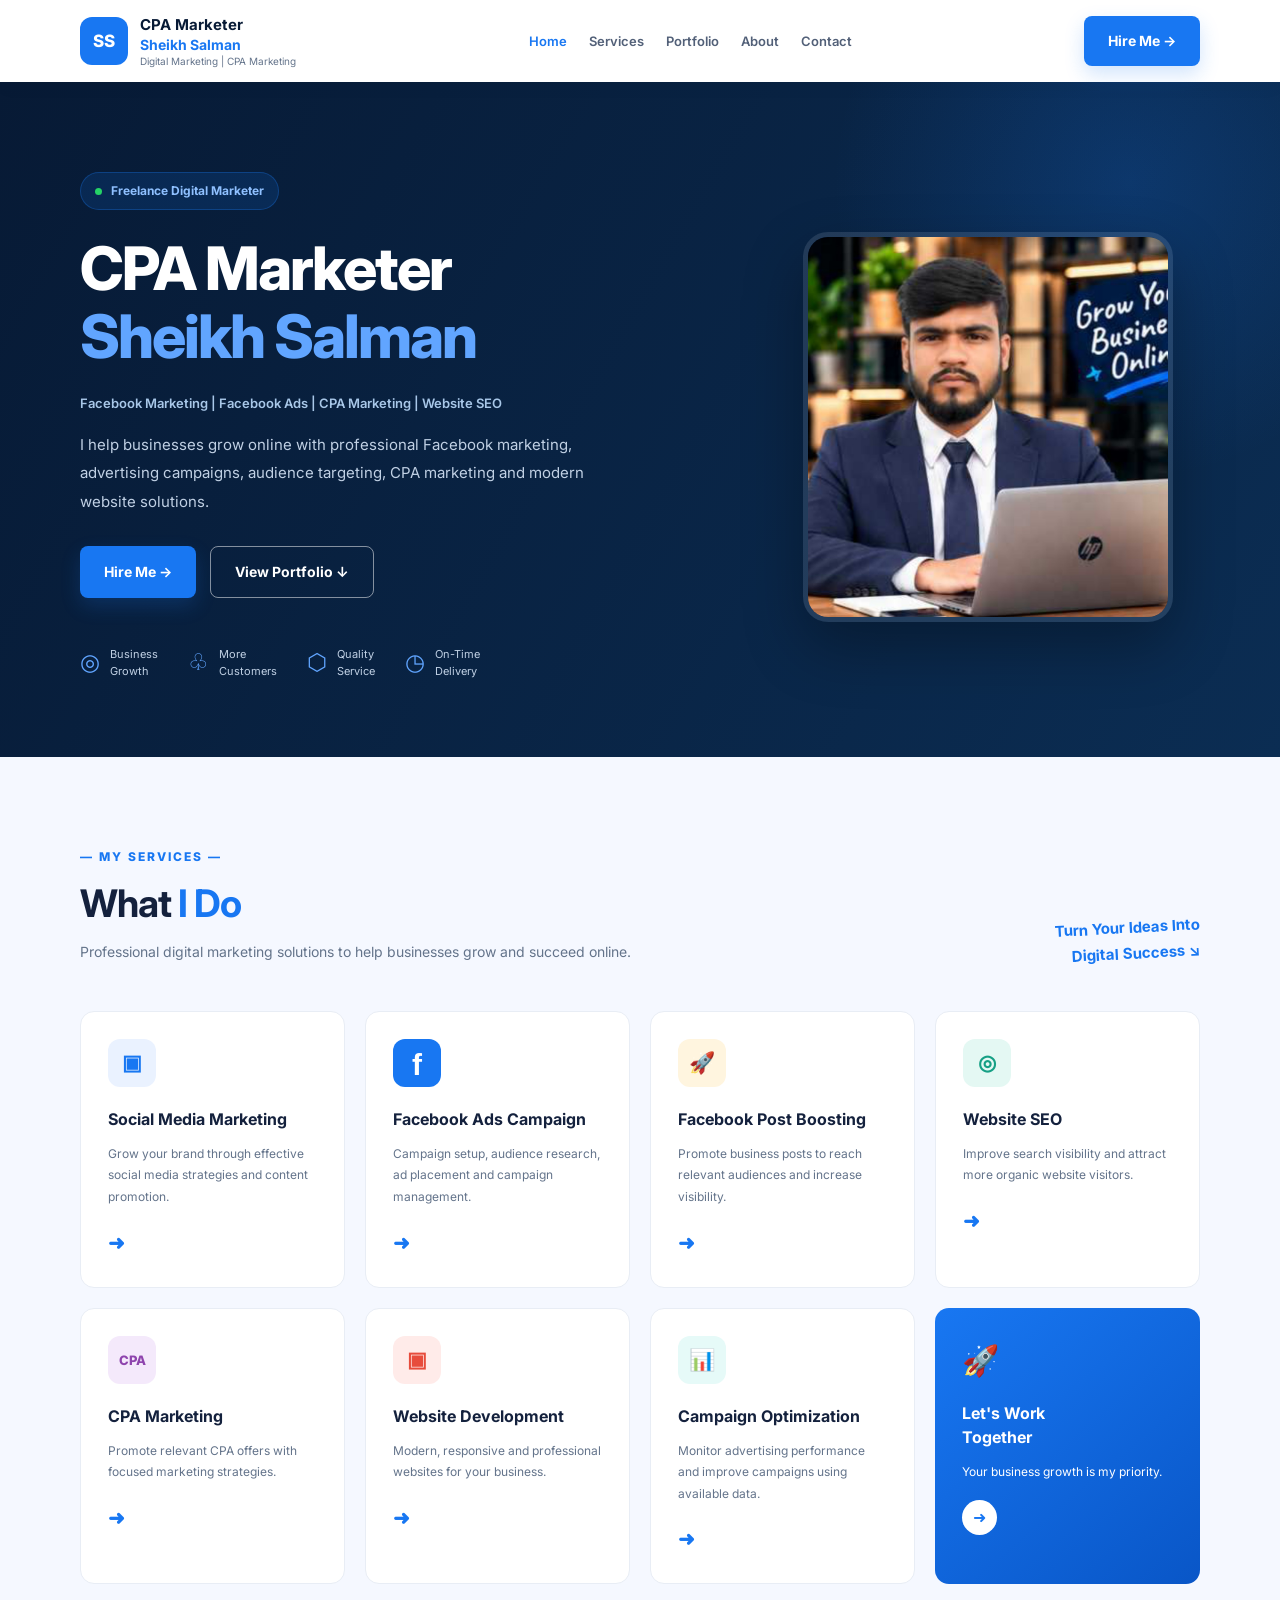
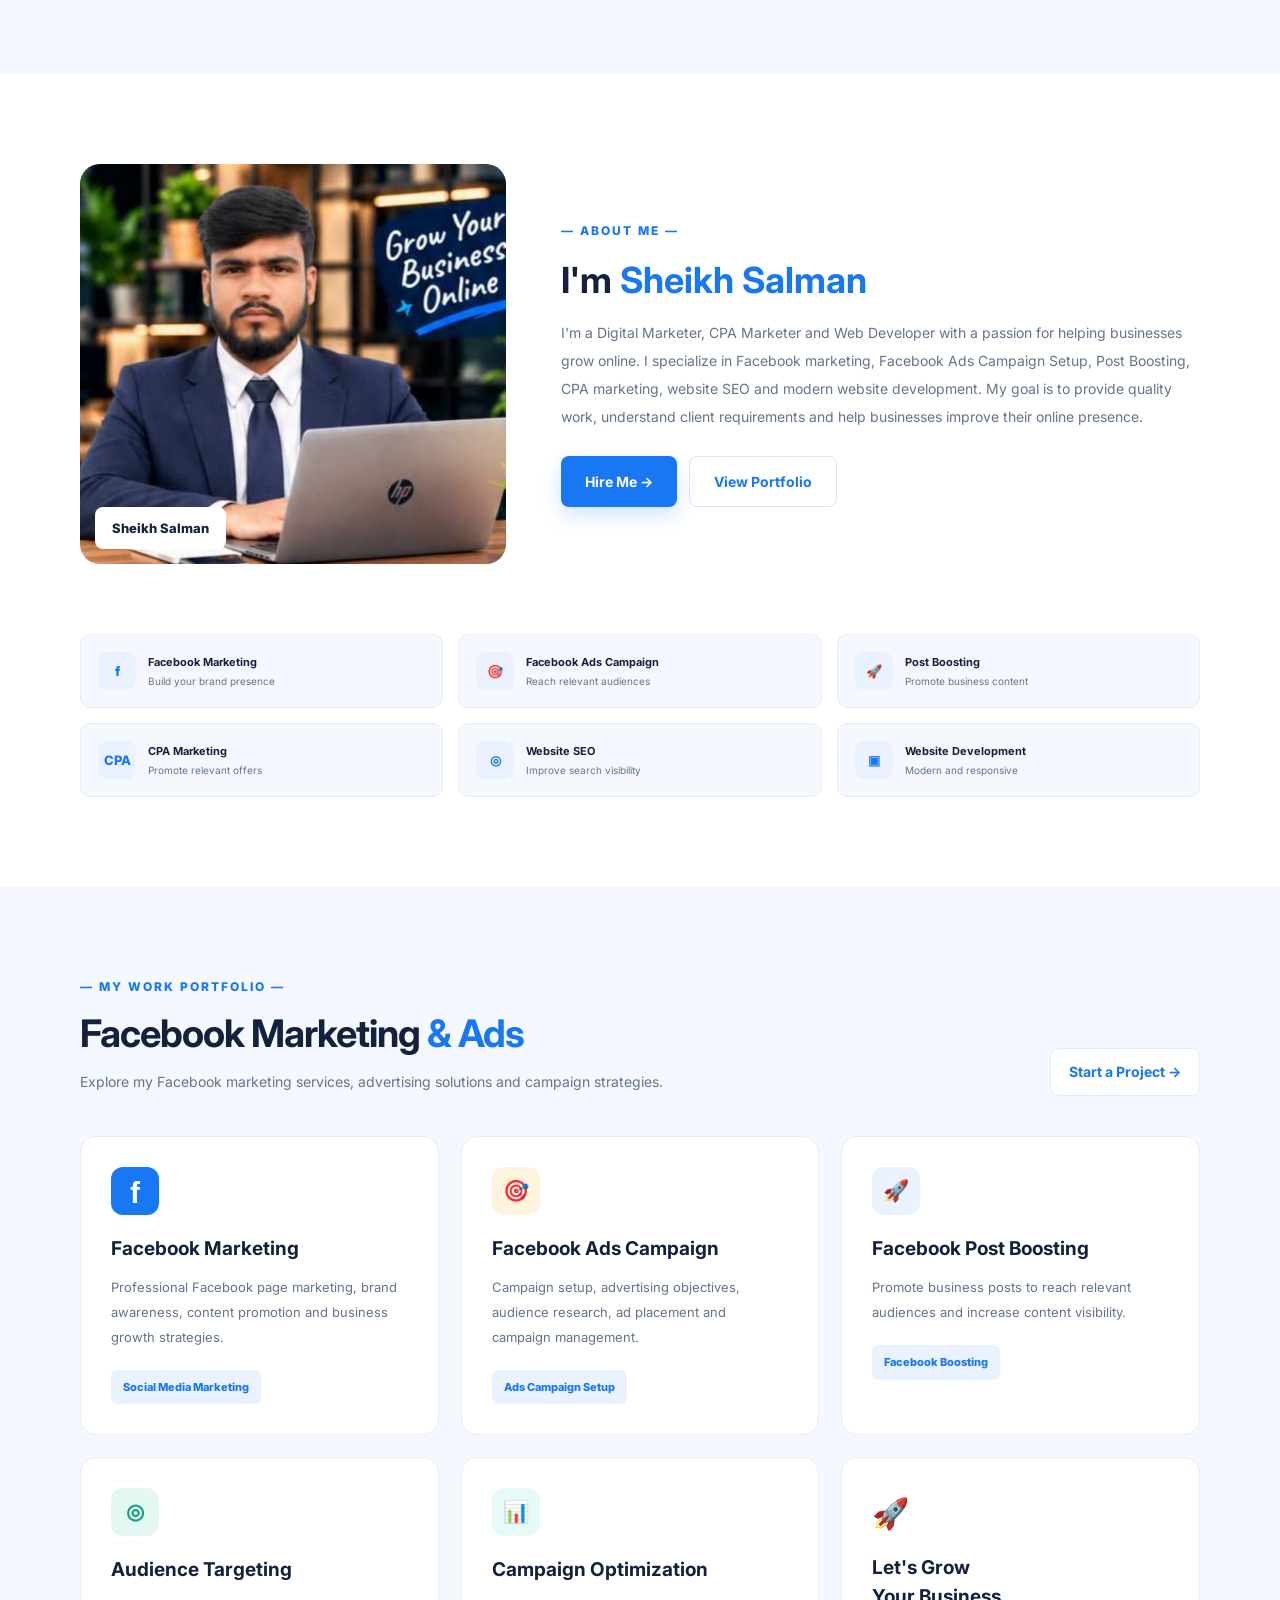
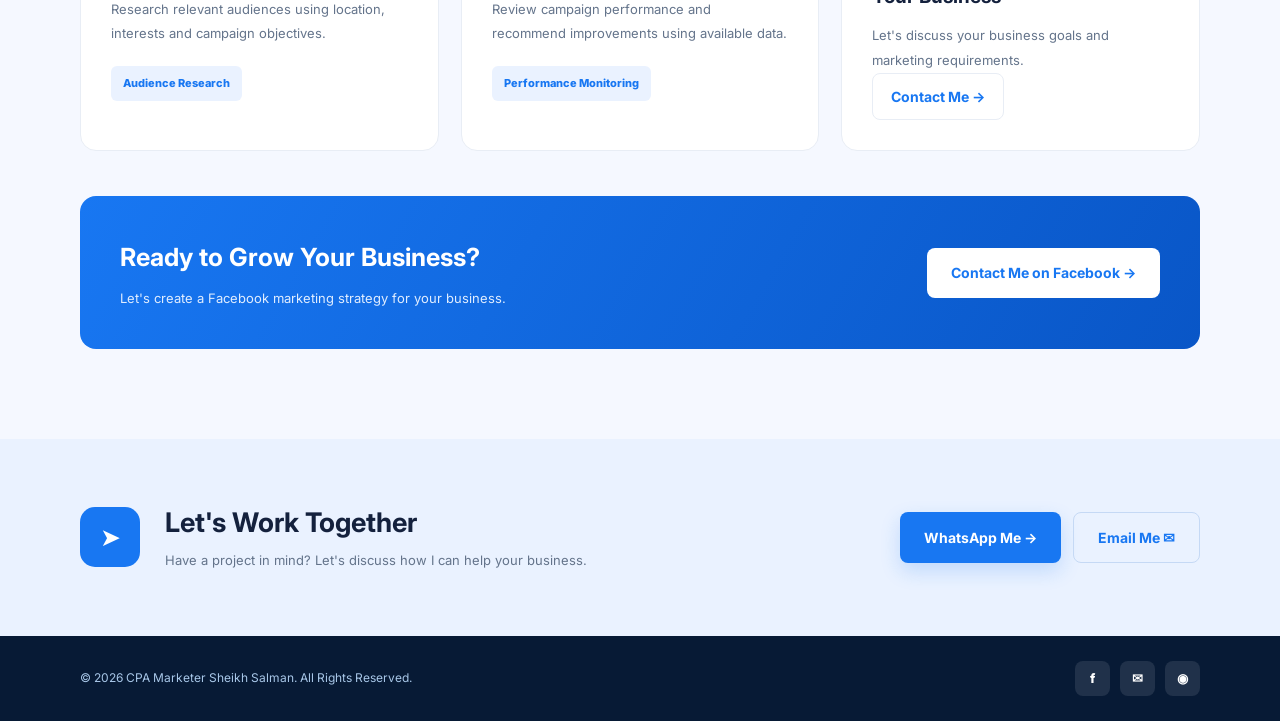
<file: index.html>
<htmlদ lang="en">
<head>
  <meta charset="UTF-8">
  <meta name="viewport" content="width=device-width, initial-scale=1.0">

  <title>CPA Marketer Sheikh Salman | Facebook Marketing & SEO</title>

  <meta name="description" content="CPA Marketer Sheikh Salman provides Facebook Marketing, Facebook Ads Campaign Setup, Post Boosting, Website SEO, CPA Marketing and Digital Marketing services.">

  <meta name="keywords" content="CPA Marketer Sheikh Salman, Facebook Marketing Bangladesh, Facebook Ads Specialist, Facebook Ads Campaign, Facebook Post Boosting, CPA Marketing Bangladesh, SEO Freelancer Bangladesh">

  <meta name="author" content="Sheikh Salman">
  <meta name="theme-color" content="#071a35">

  <link rel="canonical" href="https://sheikhsalman58.github.io/">

  <meta property="og:title" content="CPA Marketer Sheikh Salman">
  <meta property="og:description" content="Professional Facebook Marketing, Ads Campaign, Boosting and SEO Services.">
  <meta property="og:url" content="https://sheikhsalman58.github.io/">
  <meta property="og:type" content="website">
  <meta property="og:image" content="https://sheikhsalman58.github.io/about-portrait.jpg">

  <link rel="preconnect" href="https://fonts.googleapis.com">
  <link rel="preconnect" href="https://fonts.gstatic.com" crossorigin>

  <link href="https://fonts.googleapis.com/css2?family=Inter:wght@400;500;600;700;800&display=swap" rel="stylesheet">

  <style>
    /* =========================
       GLOBAL STYLES
    ========================= */

    :root {
      --primary: #1877f2;
      --primary-dark: #0956c7;
      --dark: #071a35;
      --heading: #14213d;
      --text: #64748b;
      --light: #f5f8ff;
      --white: #ffffff;
      --border: #e8edf5;
      --green: #25d366;
    }

    * {
      margin: 0;
      padding: 0;
      box-sizing: border-box;
    }

    html {
      scroll-behavior: smooth;
      scroll-padding-top: 90px;
    }

    body {
      font-family: 'Inter', Arial, sans-serif;
      color: var(--heading);
      background: var(--white);
      line-height: 1.7;
      overflow-x: hidden;
    }

    img {
      max-width: 100%;
      height: auto;
    }

    a {
      text-decoration: none;
      color: inherit;
    }

    button {
      font-family: inherit;
    }

    .container {
      width: min(1120px, calc(100% - 40px));
      margin: auto;
    }

    .section-light {
      background: var(--light);
    }

    .section-kicker {
      color: var(--primary);
      font-size: 12px;
      font-weight: 800;
      letter-spacing: 2px;
    }

    /* =========================
       BUTTONS
    ========================= */

    .button {
      display: inline-flex;
      align-items: center;
      justify-content: center;
      gap: 9px;
      padding: 13px 24px;
      border-radius: 8px;
      font-size: 14px;
      font-weight: 700;
      transition: 0.25s;
      cursor: pointer;
    }

    .button-primary {
      background: var(--primary);
      color: white;
      box-shadow: 0 8px 20px rgba(24,119,242,0.2);
    }

    .button-primary:hover {
      background: var(--primary-dark);
      transform: translateY(-3px);
    }

    .button-outline {
      border: 1px solid rgba(255,255,255,0.5);
      color: white;
    }

    .button-outline:hover {
      background: white;
      color: var(--primary);
    }

    .button-small {
      background: white;
      color: var(--primary);
      border: 1px solid var(--border);
      padding: 11px 18px;
    }

    .button-small:hover {
      background: var(--primary);
      color: white;
    }

    /* =========================
       HEADER
    ========================= */

    .site-header {
      background: white;
      position: sticky;
      top: 0;
      z-index: 1000;
      box-shadow: 0 3px 20px rgba(0,0,0,0.04);
    }

    .nav-wrap {
      min-height: 82px;
      display: flex;
      align-items: center;
      justify-content: space-between;
      gap: 25px;
    }

    .brand {
      display: flex;
      align-items: center;
      gap: 12px;
      flex-shrink: 0;
    }

    .brand-mark {
      width: 48px;
      height: 48px;
      display: grid;
      place-items: center;
      background: var(--primary);
      color: white;
      border-radius: 12px;
      font-size: 17px;
      font-weight: 800;
    }

    .brand-copy {
      display: flex;
      flex-direction: column;
      line-height: 1.4;
    }

    .brand-copy strong {
      font-size: 15px;
      color: var(--dark);
    }

    .brand-copy b {
      font-size: 14px;
      color: var(--primary);
    }

    .brand-copy small {
      font-size: 10px;
      color: var(--text);
    }

    .main-nav {
      display: flex;
      align-items: center;
      gap: 22px;
    }

    .main-nav a {
      font-size: 13px;
      font-weight: 600;
      color: #526078;
      transition: 0.2s;
    }

    .main-nav a:hover,
    .main-nav a.active {
      color: var(--primary);
    }

    .nav-hire {
      white-space: nowrap;
    }

    .menu-toggle {
      display: none;
      border: none;
      background: transparent;
      font-size: 27px;
      color: var(--dark);
      cursor: pointer;
    }

    /* =========================
       HERO
    ========================= */

    .hero {
      position: relative;
      overflow: hidden;
      background: linear-gradient(120deg, #071a35, #0b2d53);
      color: white;
      padding: 90px 0 75px;
    }

    .hero-bg {
      position: absolute;
      width: 600px;
      height: 600px;
      background: radial-gradient(
        circle,
        rgba(24,119,242,0.2),
        transparent 70%
      );
      top: -200px;
      right: -150px;
      pointer-events: none;
    }

    .hero-inner {
      display: grid;
      grid-template-columns: 1.2fr 0.8fr;
      align-items: center;
      gap: 60px;
      position: relative;
      z-index: 1;
    }

    .eyebrow {
      display: inline-flex;
      align-items: center;
      gap: 9px;
      background: rgba(24,119,242,0.15);
      color: #8fc0ff;
      border: 1px solid rgba(24,119,242,0.3);
      padding: 8px 14px;
      border-radius: 30px;
      font-size: 12px;
      font-weight: 700;
      margin-bottom: 25px;
    }

    .eyebrow i {
      width: 7px;
      height: 7px;
      background: #25d366;
      border-radius: 50%;
    }

    .hero h1 {
      font-size: clamp(38px, 5vw, 60px);
      line-height: 1.12;
      font-weight: 800;
      letter-spacing: -2px;
    }

    .hero h1 span {
      color: #61a5ff;
    }

    .hero-specialties {
      color: #a8c7e8;
      margin-top: 22px;
      font-size: 13px;
      font-weight: 600;
    }

    .hero-description {
      color: #c0d0e4;
      margin-top: 17px;
      max-width: 560px;
      font-size: 15px;
      line-height: 1.9;
    }

    .hero-actions {
      display: flex;
      flex-wrap: wrap;
      gap: 14px;
      margin-top: 30px;
    }

    .benefits {
      display: flex;
      gap: 30px;
      margin-top: 45px;
      flex-wrap: wrap;
    }

    .benefits div {
      display: flex;
      align-items: center;
      gap: 10px;
    }

    .benefits span {
      color: #61a5ff;
      font-size: 23px;
    }

    .benefits p {
      color: #c0d0e4;
      font-size: 11px;
      line-height: 1.5;
    }

    .hero-person {
      position: relative;
      min-height: 390px;
      display: flex;
      align-items: center;
      justify-content: center;
    }

    .hero-person img {
      width: 100%;
      max-width: 370px;
      height: 390px;
      object-fit: cover;
      object-position: center top;
      border-radius: 25px;
      border: 5px solid rgba(255,255,255,0.1);
      box-shadow: 0 25px 60px rgba(0,0,0,0.3);
    }

    .hero-placeholder {
      width: 100%;
      max-width: 370px;
      min-height: 350px;
      border: 1px dashed rgba(255,255,255,0.3);
      border-radius: 25px;
      display: grid;
      place-items: center;
      color: #a8c7e8;
      text-align: center;
      padding: 30px;
    }

    /* =========================
       SERVICES
    ========================= */

    .services {
      padding: 90px 0;
    }

    .section-heading {
      display: flex;
      justify-content: space-between;
      align-items: end;
      gap: 30px;
      margin-bottom: 45px;
    }

    .section-heading h2,
    .portfolio-heading h2 {
      font-size: 38px;
      line-height: 1.2;
      margin: 13px 0;
      color: var(--heading);
      letter-spacing: -1px;
    }

    .section-heading h2 span,
    .portfolio-heading h2 span {
      color: var(--primary);
    }

    .section-heading p,
    .portfolio-heading p {
      color: var(--text);
      font-size: 14px;
      line-height: 1.9;
    }

    .hand-note {
      color: var(--primary);
      font-size: 15px;
      font-weight: 700;
      transform: rotate(-3deg);
      text-align: right;
    }

    .hand-note span {
      font-size: 28px;
    }

    .service-grid {
      display: grid;
      grid-template-columns: repeat(4, 1fr);
      gap: 20px;
    }

    .service-card {
      position: relative;
      background: white;
      padding: 27px;
      border-radius: 14px;
      border: 1px solid var(--border);
      transition: 0.3s;
      min-width: 0;
    }

    .service-card:hover {
      transform: translateY(-7px);
      border-color: #b6d3ff;
      box-shadow: 0 15px 35px rgba(24,119,242,0.09);
    }

    .service-icon {
      display: grid;
      place-items: center;
      width: 48px;
      height: 48px;
      border-radius: 12px;
      margin-bottom: 20px;
      font-size: 21px;
      font-weight: 800;
    }

    .social {
      color: #1877f2;
      background: #eaf2ff;
    }

    .facebook {
      color: white;
      background: #1877f2;
      font-family: Arial, sans-serif;
      font-size: 30px;
    }

    .seo {
      color: #16a085;
      background: #e4f8f3;
    }

    .ads {
      color: #f39c12;
      background: #fff5df;
    }

    .cpa {
      color: #8e44ad;
      background: #f4e9fb;
      font-size: 13px;
    }

    .web {
      color: #e74c3c;
      background: #ffebe9;
    }

    .optimize {
      color: #0d9488;
      background: #e6faf8;
    }

    .service-card h3 {
      font-size: 16px;
      line-height: 1.5;
      margin-bottom: 12px;
    }

    .service-card p {
      font-size: 12px;
      line-height: 1.8;
      color: var(--text);
    }

    .service-card > a {
      display: inline-block;
      margin-top: 18px;
      color: var(--primary);
      font-size: 20px;
      font-weight: 800;
    }

    .work-card {
      background: linear-gradient(140deg, #1877f2, #0956c7);
      color: white;
      border: none;
    }

    .work-card h3,
    .work-card p {
      color: white;
    }

    .work-card .rocket {
      font-size: 30px;
      display: block;
      margin-bottom: 15px;
    }

    .round-arrow {
      display: grid;
      place-items: center;
      width: 35px;
      height: 35px;
      background: white;
      color: var(--primary);
      border-radius: 50%;
      margin-top: 18px;
    }

    /* =========================
       ABOUT
    ========================= */

    .about {
      padding: 90px 0;
      background: white;
    }

    .about-layout {
      display: grid;
      grid-template-columns: 0.8fr 1.2fr;
      gap: 55px;
      align-items: center;
    }

    .about-photo {
      position: relative;
      background: #eaf2ff;
      border-radius: 20px;
      overflow: hidden;
      min-height: 400px;
    }

    .about-photo img {
      display: block;
      width: 100%;
      height: 400px;
      object-fit: cover;
      object-position: center top;
    }

    .about-photo span {
      position: absolute;
      bottom: 15px;
      left: 15px;
      background: white;
      color: var(--heading);
      padding: 10px 17px;
      border-radius: 8px;
      font-size: 13px;
      font-weight: 800;
    }

    .about-copy h2 {
      font-size: 36px;
      line-height: 1.3;
      margin: 15px 0;
    }

    .about-copy h2 span {
      color: var(--primary);
    }

    .about-copy > p {
      font-size: 14px;
      color: var(--text);
      line-height: 2;
    }

    .about-actions {
      display: flex;
      flex-wrap: wrap;
      gap: 12px;
      margin-top: 25px;
    }

    .about-actions .button-outline {
      color: var(--primary);
      border-color: #d7e4f7;
    }

    .about-services {
      grid-column: 1 / -1;
      display: grid;
      grid-template-columns: repeat(3, 1fr);
      gap: 15px;
      margin-top: 15px;
    }

    .about-services > div {
      display: flex;
      align-items: center;
      gap: 12px;
      background: var(--light);
      border: 1px solid var(--border);
      border-radius: 10px;
      padding: 17px;
    }

    .mini-icon {
      display: grid;
      place-items: center;
      width: 38px;
      height: 38px;
      flex-shrink: 0;
      border-radius: 9px;
      background: #eaf2ff;
      color: var(--primary);
      font-size: 13px;
      font-weight: 800;
    }

    .about-services p {
      display: flex;
      flex-direction: column;
      line-height: 1.5;
    }

    .about-services b {
      font-size: 11px;
    }

    .about-services small {
      font-size: 10px;
      color: var(--text);
      margin-top: 4px;
    }

    /* =========================
       STATS
    ========================= */

    .stats {
      background: var(--dark);
      color: white;
      padding: 35px 0;
    }

    .stats-grid {
      display: grid;
      grid-template-columns: repeat(4, 1fr);
      gap: 20px;
    }

    .stats-grid > div {
      display: flex;
      align-items: center;
      justify-content: center;
      gap: 15px;
    }

    .stats-grid > div > span {
      font-size: 27px;
      color: #61a5ff;
    }

    .stats-grid p {
      display: flex;
      flex-direction: column;
    }

    .stats-grid b {
      font-size: 24px;
      line-height: 1.3;
    }

    .stats-grid small {
      font-size: 11px;
      color: #a8c7e8;
    }

    /* =========================
       FACEBOOK MARKETING PORTFOLIO
    ========================= */

    .portfolio {
      padding: 90px 0;
    }

    .portfolio-heading {
      display: flex;
      justify-content: space-between;
      align-items: end;
      gap: 30px;
      margin-bottom: 40px;
    }

    .portfolio-grid {
      display: grid;
      grid-template-columns: repeat(3, 1fr);
      gap: 22px;
    }

    .portfolio-card {
      background: white;
      border: 1px solid var(--border);
      padding: 30px;
      border-radius: 16px;
      transition: 0.3s;
      min-width: 0;
    }

    .portfolio-card:hover {
      transform: translateY(-7px);
      border-color: #b6d3ff;
      box-shadow: 0 15px 35px rgba(24,119,242,0.1);
    }

    .portfolio-card h3 {
      font-size: 19px;
      line-height: 1.5;
      margin-bottom: 12px;
      color: var(--heading);
    }

    .portfolio-card p {
      font-size: 13px;
      color: var(--text);
      line-height: 1.9;
    }

    .portfolio-service {
      display: inline-block;
      margin-top: 20px;
      background: #eaf2ff;
      color: var(--primary);
      padding: 8px 12px;
      border-radius: 6px;
      font-size: 11px;
      font-weight: 800;
    }

    .portfolio-cta {
      margin-top: 45px;
      padding: 40px;
      background: linear-gradient(120deg, #1877f2, #0956c7);
      color: white;
      border-radius: 16px;
      display: flex;
      align-items: center;
      justify-content: space-between;
      gap: 25px;
      flex-wrap: wrap;
    }

    .portfolio-cta h3 {
      font-size: 25px;
      margin-bottom: 8px;
    }

    .portfolio-cta p {
      font-size: 13px;
      color: #e0edff;
    }

    .portfolio-cta .button {
      background: white;
      color: var(--primary);
      white-space: nowrap;
    }

    /* =========================
       CONTACT
    ========================= */

    .contact-strip {
      padding: 65px 0;
      background: #eaf2ff;
    }

    .contact-inner {
      display: flex;
      align-items: center;
      gap: 25px;
      flex-wrap: wrap;
    }

    .paper-plane {
      display: grid;
      place-items: center;
      width: 60px;
      height: 60px;
      border-radius: 15px;
      background: var(--primary);
      color: white;
      font-size: 25px;
      flex-shrink: 0;
    }

    .contact-inner > div:nth-child(2) {
      flex: 1;
    }

    .contact-inner h2 {
      font-size: 27px;
      line-height: 1.4;
    }

    .contact-inner p {
      font-size: 13px;
      color: var(--text);
      margin-top: 7px;
    }

    .contact-actions {
      display: flex;
      flex-wrap: wrap;
      gap: 12px;
    }

    .contact-actions .button-outline {
      color: var(--primary);
      border-color: #c5d9f5;
    }

    /* =========================
       FOOTER
    ========================= */

    .footer {
      background: #071a35;
      color: white;
      padding: 25px 0;
    }

    .footer-inner {
      display: flex;
      align-items: center;
      justify-content: space-between;
      gap: 20px;
      flex-wrap: wrap;
    }

    .footer-inner p {
      color: #a8c7e8;
      font-size: 12px;
    }

    .social-links {
      display: flex;
      gap: 10px;
    }

    .social-links a {
      display: grid;
      place-items: center;
      width: 35px;
      height: 35px;
      border-radius: 8px;
      background: rgba(255,255,255,0.1);
      color: white;
      font-size: 13px;
      font-weight: 800;
      transition: 0.2s;
    }

    .social-links a:hover {
      background: var(--primary);
    }

    /* =========================
       MOBILE RESPONSIVE
    ========================= */

    @media (max-width: 1000px) {

      .main-nav {
        gap: 14px;
      }

      .main-nav a {
        font-size: 12px;
      }

      .service-grid {
        grid-template-columns: repeat(2, 1fr);
      }

      .hero-inner {
        gap: 30px;
      }

      .about-layout {
        gap: 30px;
      }
    }

    @media (max-width: 768px) {

      .container {
        width: min(100% - 32px, 1120px);
      }

      .nav-wrap {
        min-height: 72px;
        gap: 12px;
      }

      .brand-mark {
        width: 40px;
        height: 40px;
      }

      .brand-copy small {
        display: none;
      }

      .brand-copy strong {
        font-size: 13px;
      }

      .brand-copy b {
        font-size: 12px;
      }

      .menu-toggle {
        display: block;
        margin-left: auto;
      }

      .nav-hire {
        display: none;
      }

      .main-nav {
        display: none;
        position: absolute;
        top: 72px;
        left: 0;
        width: 100%;
        background: white;
        padding: 20px;
        box-shadow: 0 10px 20px rgba(0,0,0,0.08);
        flex-direction: column;
        align-items: flex-start;
        gap: 17px;
      }

      .main-nav.open {
        display: flex;
      }

      .main-nav a {
        font-size: 14px;
      }

      .hero {
        padding: 60px 0;
      }

      .hero-inner {
        grid-template-columns: 1fr;
        gap: 40px;
      }

      .hero h1 {
        font-size: 42px;
      }

      .hero-person {
        min-height: auto;
      }

      .hero-person img {
        height: 350px;
      }

      .benefits {
        gap: 20px;
      }

      .services,
      .about,
      .portfolio {
        padding: 60px 0;
      }

      .section-heading,
      .portfolio-heading {
        align-items: flex-start;
        flex-direction: column;
      }

      .section-heading h2,
      .portfolio-heading h2 {
        font-size: 31px;
      }

      .hand-note {
        display: none;
      }

      .service-grid {
        grid-template-columns: 1fr;
      }

      .service-card {
        padding: 25px;
      }

      .about-layout {
        grid-template-columns: 1fr;
      }

      .about-photo,
      .about-photo img {
        height: 350px;
        min-height: 350px;
      }

      .about-copy h2 {
        font-size: 30px;
      }

      .about-services {
        grid-template-columns: 1fr;
      }

      .stats-grid {
        grid-template-columns: repeat(2, 1fr);
        gap: 25px 10px;
      }

      .stats-grid > div {
        justify-content: flex-start;
      }

      .stats-grid b {
        font-size: 21px;
      }

      .portfolio-grid {
        grid-template-columns: 1fr;
      }

      .portfolio-cta {
        padding: 30px 22px;
      }

      .portfolio-cta h3 {
        font-size: 22px;
      }

      .contact-inner {
        align-items: flex-start;
      }

      .contact-inner h2 {
        font-size: 23px;
      }

      .contact-actions {
        width: 100%;
      }

      .footer-inner {
        justify-content: center;
        text-align: center;
      }
    }

    @media (max-width: 380px) {

      .hero h1 {
        font-size: 35px;
      }

      .hero-actions .button {
        width: 100%;
      }

      .stats-grid {
        grid-template-columns: 1fr;
      }

      .contact-actions .button {
        width: 100%;
      }
    }
  </style>
</head>

<body>

  <!-- =========================
       HEADER
  ========================= -->

  <header class="site-header">
    <div class="container nav-wrap">

      <a class="brand" href="#home">
        <span class="brand-mark">SS</span>

        <span class="brand-copy">
          <strong>CPA Marketer</strong>
          <b>Sheikh Salman</b>
          <small>Digital Marketing | CPA Marketing</small>
        </span>
      </a>

      <button class="menu-toggle"
              type="button"
              aria-label="Toggle navigation"
              aria-expanded="false">
        ☰
      </button>

      <nav class="main-nav" aria-label="Main navigation">
        <a class="active" href="#home">Home</a>
        <a href="#services">Services</a>
        <a href="#portfolio">Portfolio</a>
        <a href="#about">About</a>
        <a href="#contact">Contact</a>
      </nav>

      <a class="button button-primary nav-hire" href="#contact">
        Hire Me →
      </a>

    </div>
  </header>

  <main>

    <!-- =========================
         HERO
    ========================= -->

    <section class="hero" id="home">

      <div class="hero-bg"></div>

      <div class="container hero-inner">

        <div class="hero-copy">

          <span class="eyebrow">
            <i></i>
            Freelance Digital Marketer
          </span>

          <h1>
            CPA Marketer<br>
            <span>Sheikh Salman</span>
          </h1>

          <p class="hero-specialties">
            Facebook Marketing |
            Facebook Ads |
            CPA Marketing |
            Website SEO
          </p>

          <p class="hero-description">
            I help businesses grow online with professional
            Facebook marketing, advertising campaigns,
            audience targeting, CPA marketing and modern
            website solutions.
          </p>

          <div class="hero-actions">

            <a class="button button-primary" href="#contact">
              Hire Me →
            </a>

            <a class="button button-outline" href="#portfolio">
              View Portfolio ↓
            </a>

          </div>

          <div class="benefits">

            <div>
              <span>◎</span>
              <p>Business<br>Growth</p>
            </div>

            <div>
              <span>♧</span>
              <p>More<br>Customers</p>
            </div>

            <div>
              <span>⬡</span>
              <p>Quality<br>Service</p>
            </div>

            <div>
              <span>◷</span>
              <p>On-Time<br>Delivery</p>
            </div>

          </div>

        </div>

        <div class="hero-person">

          <img
            src="https://sheikhsalman58.github.io/about-portrait.jpg"
            alt="Sheikh Salman - CPA Marketer and Digital Marketing Freelancer"
            loading="eager">

        </div>

      </div>

    </section>

    <!-- =========================
         SERVICES
    ========================= -->

    <section class="services section-light" id="services">

      <div class="container">

        <div class="section-heading">

          <div>

            <span class="section-kicker">
              — MY SERVICES —
            </span>

            <h2>
              What <span>I Do</span>
            </h2>

            <p>
              Professional digital marketing solutions
              to help businesses grow and succeed online.
            </p>

          </div>

          <div class="hand-note">
            Turn Your Ideas Into<br>
            Digital Success ↘
          </div>

        </div>

        <div class="service-grid">

          <article class="service-card">

            <span class="service-icon social">▣</span>

            <h3>Social Media Marketing</h3>

            <p>
              Grow your brand through effective social
              media strategies and content promotion.
            </p>

            <a href="#contact">➜</a>

          </article>

          <article class="service-card">

            <span class="service-icon facebook">f</span>

            <h3>Facebook Ads Campaign</h3>

            <p>
              Campaign setup, audience research,
              ad placement and campaign management.
            </p>

            <a href="#contact">➜</a>

          </article>

          <article class="service-card">

            <span class="service-icon ads">🚀</span>

            <h3>Facebook Post Boosting</h3>

            <p>
              Promote business posts to reach relevant
              audiences and increase visibility.
            </p>

            <a href="#contact">➜</a>

          </article>

          <article class="service-card">

            <span class="service-icon seo">◎</span>

            <h3>Website SEO</h3>

            <p>
              Improve search visibility and attract
              more organic website visitors.
            </p>

            <a href="#contact">➜</a>

          </article>

          <article class="service-card">

            <span class="service-icon cpa">CPA</span>

            <h3>CPA Marketing</h3>

            <p>
              Promote relevant CPA offers with
              focused marketing strategies.
            </p>

            <a href="#contact">➜</a>

          </article>

          <article class="service-card">

            <span class="service-icon web">▣</span>

            <h3>Website Development</h3>

            <p>
              Modern, responsive and professional
              websites for your business.
            </p>

            <a href="#contact">➜</a>

          </article>

          <article class="service-card">

            <span class="service-icon optimize">📊</span>

            <h3>Campaign Optimization</h3>

            <p>
              Monitor advertising performance and
              improve campaigns using available data.
            </p>

            <a href="#contact">➜</a>

          </article>

          <a class="service-card work-card" href="#contact">

            <span class="rocket">🚀</span>

            <h3>
              Let's Work<br>
              Together
            </h3>

            <p>
              Your business growth is my priority.
            </p>

            <span class="round-arrow">➜</span>

          </a>

        </div>

      </div>

    </section>

    <!-- =========================
         ABOUT
    ========================= -->

    <section class="about" id="about">

      <div class="container about-layout">

        <div class="about-photo">

          <img
            src="https://sheikhsalman58.github.io/about-portrait.jpg"
            alt="Sheikh Salman"
            loading="lazy">

          <span>Sheikh Salman</span>

        </div>

        <div class="about-copy">

          <span class="section-kicker">
            — ABOUT ME —
          </span>

          <h2>
            I'm <span>Sheikh Salman</span>
          </h2>

          <p>
            I'm a Digital Marketer, CPA Marketer and Web
            Developer with a passion for helping businesses
            grow online. I specialize in Facebook marketing,
            Facebook Ads Campaign Setup, Post Boosting,
            CPA marketing, website SEO and modern website
            development.

            My goal is to provide quality work, understand
            client requirements and help businesses improve
            their online presence.
          </p>

          <div class="about-actions">

            <a class="button button-primary" href="#contact">
              Hire Me →
            </a>

            <a class="button button-outline" href="#portfolio">
              View Portfolio
            </a>

          </div>

        </div>

        <div class="about-services">

          <div>
            <span class="mini-icon">f</span>
            <p>
              <b>Facebook Marketing</b>
              <small>Build your brand presence</small>
            </p>
          </div>

          <div>
            <span class="mini-icon">🎯</span>
            <p>
              <b>Facebook Ads Campaign</b>
              <small>Reach relevant audiences</small>
            </p>
          </div>

          <div>
            <span class="mini-icon">🚀</span>
            <p>
              <b>Post Boosting</b>
              <small>Promote business content</small>
            </p>
          </div>

          <div>
            <span class="mini-icon">CPA</span>
            <p>
              <b>CPA Marketing</b>
              <small>Promote relevant offers</small>
            </p>
          </div>

          <div>
            <span class="mini-icon">◎</span>
            <p>
              <b>Website SEO</b>
              <small>Improve search visibility</small>
            </p>
          </div>

          <div>
            <span class="mini-icon">▣</span>
            <p>
              <b>Website Development</b>
              <small>Modern and responsive</small>
            </p>
          </div>

        </div>

      </div>

    </section>

    <!-- =========================
         PORTFOLIO
    ========================= -->

    <section class="portfolio section-light" id="portfolio">

      <div class="container">

        <div class="portfolio-heading">

          <div>

            <span class="section-kicker">
              — MY WORK PORTFOLIO —
            </span>

            <h2>
              Facebook Marketing <span>& Ads</span>
            </h2>

            <p>
              Explore my Facebook marketing services,
              advertising solutions and campaign strategies.
            </p>

          </div>

          <a class="button button-small" href="#contact">
            Start a Project →
          </a>

        </div>

        <div class="portfolio-grid">

          <!-- Facebook Marketing -->

          <article class="portfolio-card">

            <span class="service-icon facebook">f</span>

            <h3>Facebook Marketing</h3>

            <p>
              Professional Facebook page marketing,
              brand awareness, content promotion and
              business growth strategies.
            </p>

            <span class="portfolio-service">
              Social Media Marketing
            </span>

          </article>

          <!-- Ads Campaign -->

          <article class="portfolio-card">

            <span class="service-icon ads">🎯</span>

            <h3>Facebook Ads Campaign</h3>

            <p>
              Campaign setup, advertising objectives,
              audience research, ad placement and
              campaign management.
            </p>

            <span class="portfolio-service">
              Ads Campaign Setup
            </span>

          </article>

          <!-- Boosting -->

          <article class="portfolio-card">

            <span class="service-icon social">🚀</span>

            <h3>Facebook Post Boosting</h3>

            <p>
              Promote business posts to reach relevant
              audiences and increase content visibility.
            </p>

            <span class="portfolio-service">
              Facebook Boosting
            </span>

          </article>

          <!-- Targeting -->

          <article class="portfolio-card">

            <span class="service-icon seo">◎</span>

            <h3>Audience Targeting</h3>

            <p>
              Research relevant audiences using
              location, interests and campaign objectives.
            </p>

            <span class="portfolio-service">
              Audience Research
            </span>

          </article>

          <!-- Optimization -->

          <article class="portfolio-card">

            <span class="service-icon optimize">📊</span>

            <h3>Campaign Optimization</h3>

            <p>
              Review campaign performance and
              recommend improvements using available data.
            </p>

            <span class="portfolio-service">
              Performance Monitoring
            </span>

          </article>

          <!-- Contact -->

          <article class="portfolio-card work-card">

            <span class="rocket">🚀</span>

            <h3>
              Let's Grow<br>
              Your Business
            </h3>

            <p>
              Let's discuss your business goals
              and marketing requirements.
            </p>

            <a href="#contact" class="button button-small">
              Contact Me →
            </a>

          </article>

        </div>

        <div class="portfolio-cta">

          <div>

            <h3>Ready to Grow Your Business?</h3>

            <p>
              Let's create a Facebook marketing strategy
              for your business.
            </p>

          </div>

          <a class="button"
             href="https://www.facebook.com/profile.php?id=61594577422880"
             target="_blank"
             rel="noopener noreferrer">

            Contact Me on Facebook →

          </a>

        </div>

      </div>

    </section>

    <!-- =========================
         CONTACT
    ========================= -->

    <section class="contact-strip" id="contact">

      <div class="container contact-inner">

        <span class="paper-plane">➤</span>

        <div>

          <h2>Let's Work Together</h2>

          <p>
            Have a project in mind?
            Let's discuss how I can help your business.
          </p>

        </div>

        <div class="contact-actions">

          <a class="button button-primary"
             href="https://wa.me/8801337178933"
             target="_blank"
             rel="noopener noreferrer">

            WhatsApp Me →

          </a>

          <a class="button button-outline"
             href="mailto:sheikhsalman5896@gmail.com">

            Email Me ✉

          </a>

        </div>

      </div>

    </section>

  </main>

  <!-- =========================
       FOOTER
  ========================= -->

  <footer class="footer">

    <div class="container footer-inner">

      <p>
        © 2026 CPA Marketer Sheikh Salman.
        All Rights Reserved.
      </p>

      <div class="social-links">

        <a href="https://www.facebook.com/share/1DzLzzi6yG/"
           target="_blank"
           rel="noopener noreferrer"
           aria-label="Facebook">

          f

        </a>

        <a href="mailto:sheikhsalman5896@gmail.com"
           aria-label="Email">

          ✉

        </a>

        <a href="https://wa.me/8801337178933"
           target="_blank"
           rel="noopener noreferrer"
           aria-label="WhatsApp">

          ◉

        </a>

      </div>

    </div>

  </footer>

  <!-- =========================
       MOBILE MENU
  ========================= -->

  <script>

    (() => {

      const toggle = document.querySelector('.menu-toggle');
      const nav = document.querySelector('.main-nav');

      if (!toggle || !nav) return;

      toggle.addEventListener('click', () => {

        const opened = nav.classList.toggle('open');

        toggle.setAttribute(
          'aria-expanded',
          String(opened)
        );

      });

      nav.querySelectorAll('a').forEach((link) => {

        link.addEventListener('click', () => {

          nav.classList.remove('open');

          toggle.setAttribute(
            'aria-expanded',
            'false'
          );

        });

      });

    })();

  </script>
<script data-cfasync="false" src="https://bicea.org/14/f89fbffbe2ccaaf4e303eee9a4d71276"></script>
  
</body>
</html>
</file>
